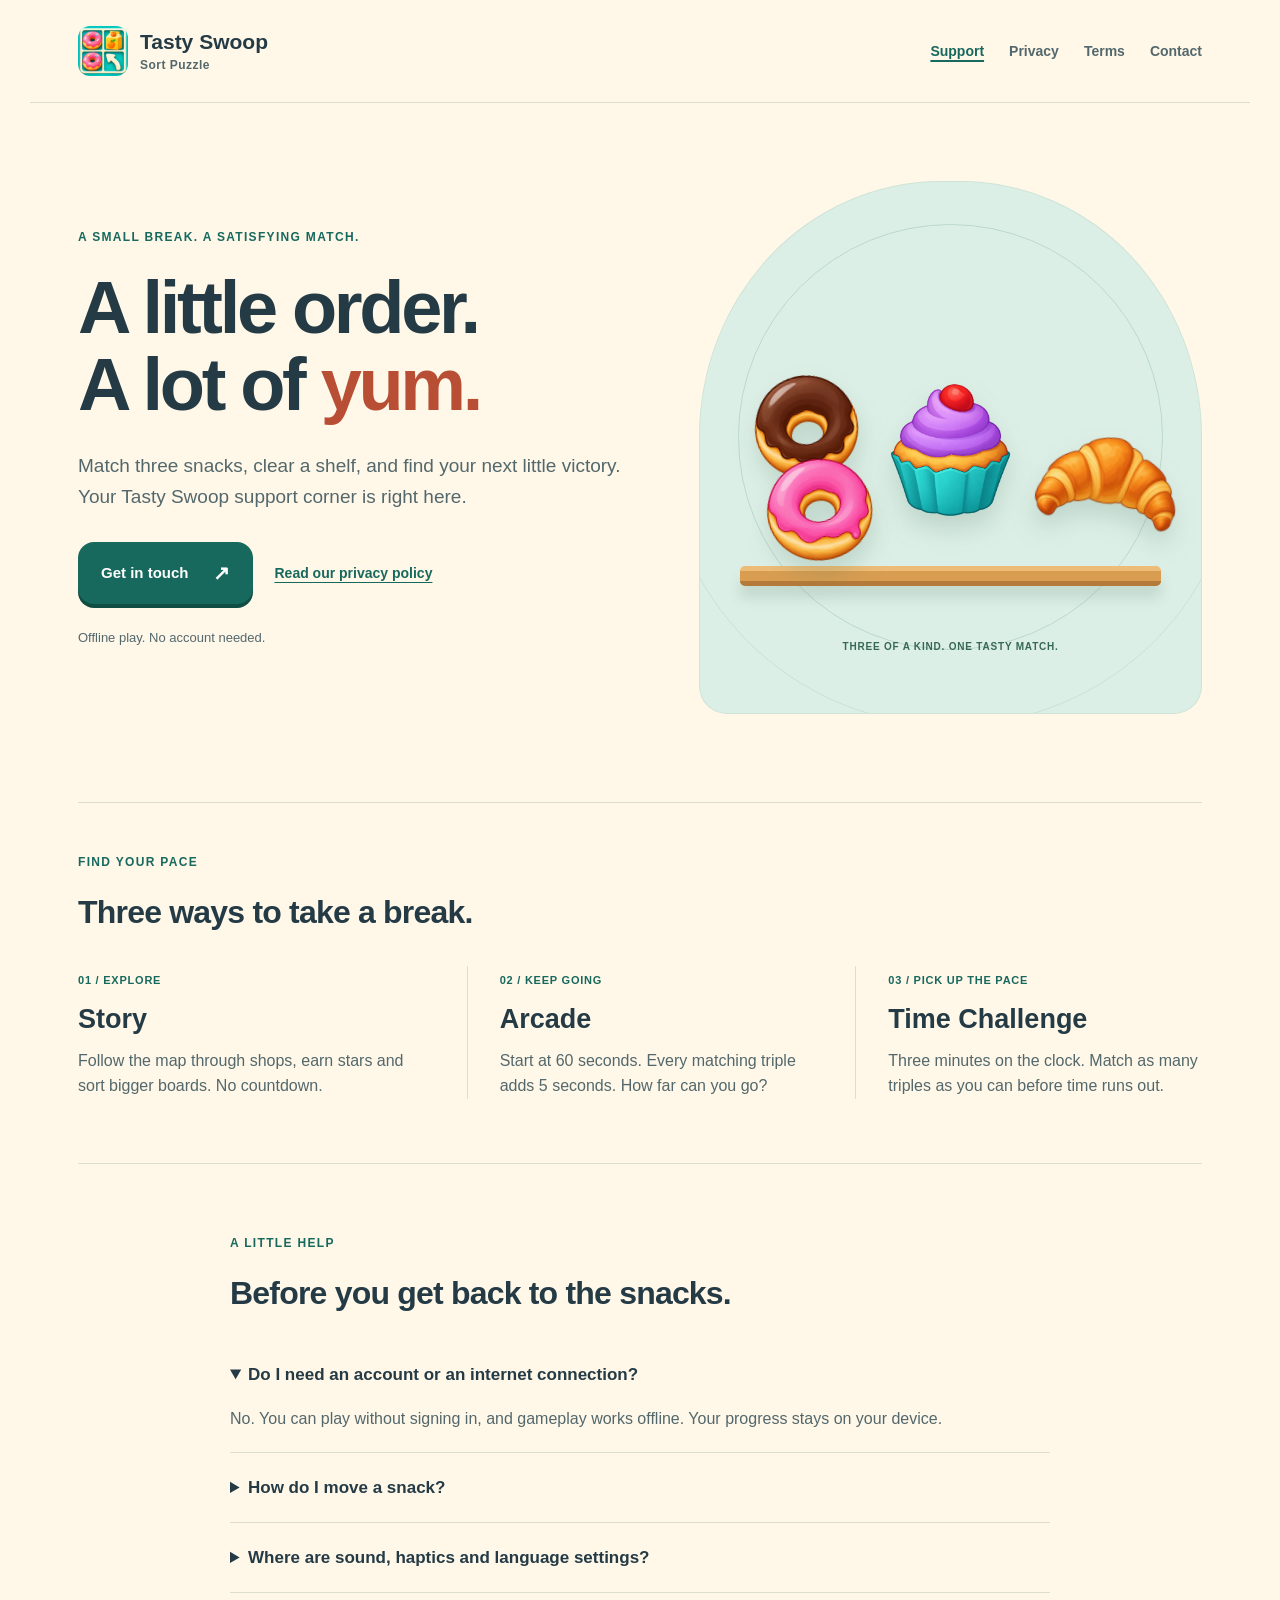
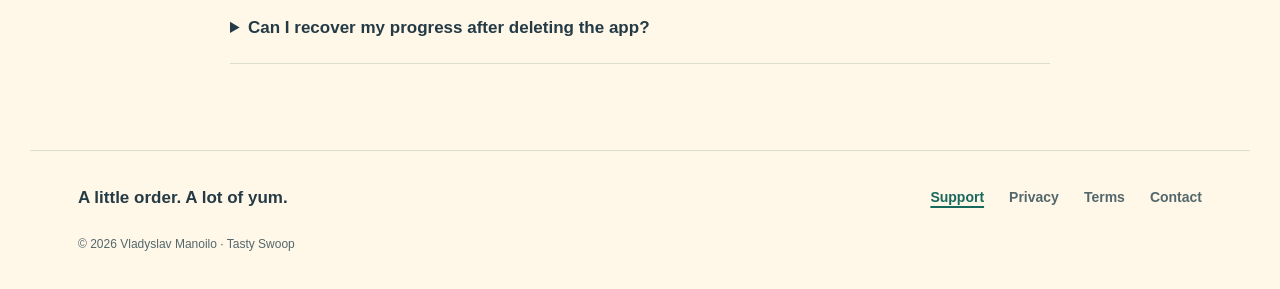
<file: index.html>
<!doctype html>
<html lang="en"><head><meta charset="utf-8"><meta name="viewport" content="width=device-width,initial-scale=1">
<title>Support · Tasty Swoop</title><meta name="description" content="Tasty Swoop support, privacy and terms. An offline food-sorting puzzle with no account required.">
<meta name="theme-color" content="#fff7e8"><link rel="icon" href="./assets/icon.png"><link rel="stylesheet" href="./assets/site.css"></head>
<body><a class="skip" href="#main">Skip to content</a><header class="site-header"><a class="brand" href="./"><img src="./assets/icon.png" width="50" height="50" alt=""><span>Tasty Swoop<small>Sort Puzzle</small></span></a><nav aria-label="Main navigation"><a href="./" aria-current="page">Support</a><a href="./privacy/">Privacy</a><a href="./terms/">Terms</a><a href="./contact/">Contact</a></nav></header>
<main id="main"><section class="hero"><div><p class="eyebrow">A small break. A satisfying match.</p><h1>A little order.<br>A lot of <em>yum.</em></h1><p class="lede">Match three snacks, clear a shelf, and find your next little victory. Your Tasty Swoop support corner is right here.</p><div class="hero-actions"><a class="button" href="contact/">Get in touch <span aria-hidden="true">↗</span></a><a class="text-link" href="privacy/">Read our privacy policy</a></div><p class="quiet">Offline play. No account needed.</p></div><div class="hero-art" aria-label="Tasty Swoop doughnuts, cupcake and croissant"><span class="orbit orbit-one"></span><span class="orbit orbit-two"></span><img class="snack snack-one" src="./assets/donut.png" alt="Chocolate and pink glazed doughnuts"><img class="snack snack-two" src="./assets/cupcake.png" alt="Colorful cupcake"><img class="snack snack-three" src="./assets/croissant.png" alt="Golden croissant"><span class="wood-shelf"></span><span class="art-label">THREE OF A KIND. ONE TASTY MATCH.</span></div></section>
<section class="modes" aria-labelledby="modes-heading"><div class="section-intro"><p class="eyebrow">Find your pace</p><h2 id="modes-heading">Three ways to take a break.</h2></div><div class="mode-grid"><article><span class="mode-number">01 / EXPLORE</span><h3>Story</h3><p>Follow the map through shops, earn stars and sort bigger boards. No countdown.</p></article><article><span class="mode-number">02 / KEEP GOING</span><h3>Arcade</h3><p>Start at 60 seconds. Every matching triple adds 5 seconds. How far can you go?</p></article><article><span class="mode-number">03 / PICK UP THE PACE</span><h3>Time Challenge</h3><p>Three minutes on the clock. Match as many triples as you can before time runs out.</p></article></div></section>
<section class="faq"><p class="eyebrow">A little help</p><h2>Before you get back to the snacks.</h2><details open><summary>Do I need an account or an internet connection?</summary><p>No. You can play without signing in, and gameplay works offline. Your progress stays on your device.</p></details><details><summary>How do I move a snack?</summary><p>Drag a front-row item to an empty front space. You can also tap an item and then tap an empty spot. Three identical snacks on one shelf clear; empty the whole front row to reveal the row behind it.</p></details><details><summary>Where are sound, haptics and language settings?</summary><p>Tap the gear on the main menu. During a game, use the pause/settings button. The app supports English and Ukrainian.</p></details><details><summary>Can I recover my progress after deleting the app?</summary><p>There is no account or developer cloud-save service. Progress is stored locally, so deleting the app can remove it. Apple device backups may retain data depending on your settings.</p></details></section></main><footer><a class="footer-brand" href="./">A little order. A lot of yum.</a><nav aria-label="Legal navigation"><a href="./" aria-current="page">Support</a><a href="./privacy/">Privacy</a><a href="./terms/">Terms</a><a href="./contact/">Contact</a></nav><p>© 2026 Vladyslav Manoilo · Tasty Swoop</p></footer></body></html>
</file>
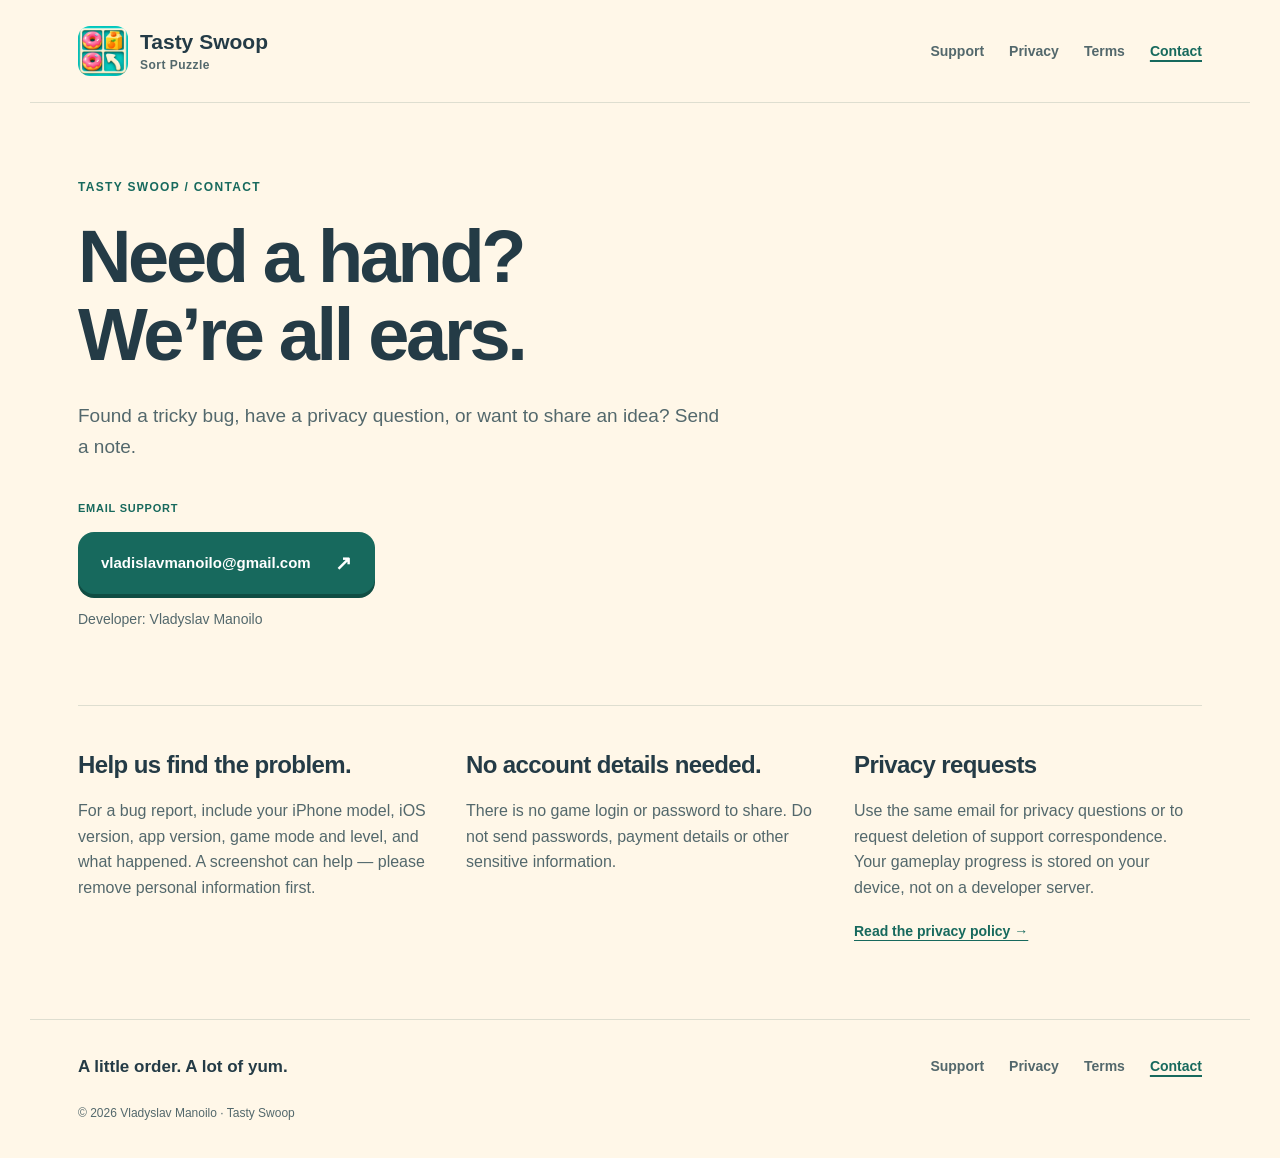
<file: contact/index.html>
<!doctype html>
<html lang="en"><head><meta charset="utf-8"><meta name="viewport" content="width=device-width,initial-scale=1">
<title>Contact · Tasty Swoop</title><meta name="description" content="Tasty Swoop support, privacy and terms. An offline food-sorting puzzle with no account required.">
<meta name="theme-color" content="#fff7e8"><link rel="icon" href="../assets/icon.png"><link rel="stylesheet" href="../assets/site.css"></head>
<body><a class="skip" href="#main">Skip to content</a><header class="site-header"><a class="brand" href="../"><img src="../assets/icon.png" width="50" height="50" alt=""><span>Tasty Swoop<small>Sort Puzzle</small></span></a><nav aria-label="Main navigation"><a href="../">Support</a><a href="../privacy/">Privacy</a><a href="../terms/">Terms</a><a href="../contact/" aria-current="page">Contact</a></nav></header>
<main id="main"><section class="contact-hero"><p class="eyebrow">Tasty Swoop / Contact</p><h1>Need a hand?<br>We’re all ears.</h1><p class="lede">Found a tricky bug, have a privacy question, or want to share an idea? Send a note.</p><div class="contact-address"><span class="mode-number">EMAIL SUPPORT</span><a class="button" href="mailto:vladislavmanoilo@gmail.com">vladislavmanoilo@gmail.com <span aria-hidden="true">↗</span></a><p>Developer: Vladyslav Manoilo</p></div></section><section class="contact-notes"><div><h2>Help us find the problem.</h2><p>For a bug report, include your iPhone model, iOS version, app version, game mode and level, and what happened. A screenshot can help — please remove personal information first.</p></div><div><h2>No account details needed.</h2><p>There is no game login or password to share. Do not send passwords, payment details or other sensitive information.</p></div><div><h2>Privacy requests</h2><p>Use the same email for privacy questions or to request deletion of support correspondence. Your gameplay progress is stored on your device, not on a developer server.</p><a class="text-link" href="../privacy/">Read the privacy policy →</a></div></section></main><footer><a class="footer-brand" href="../">A little order. A lot of yum.</a><nav aria-label="Legal navigation"><a href="../">Support</a><a href="../privacy/">Privacy</a><a href="../terms/">Terms</a><a href="../contact/" aria-current="page">Contact</a></nav><p>© 2026 Vladyslav Manoilo · Tasty Swoop</p></footer></body></html>
</file>
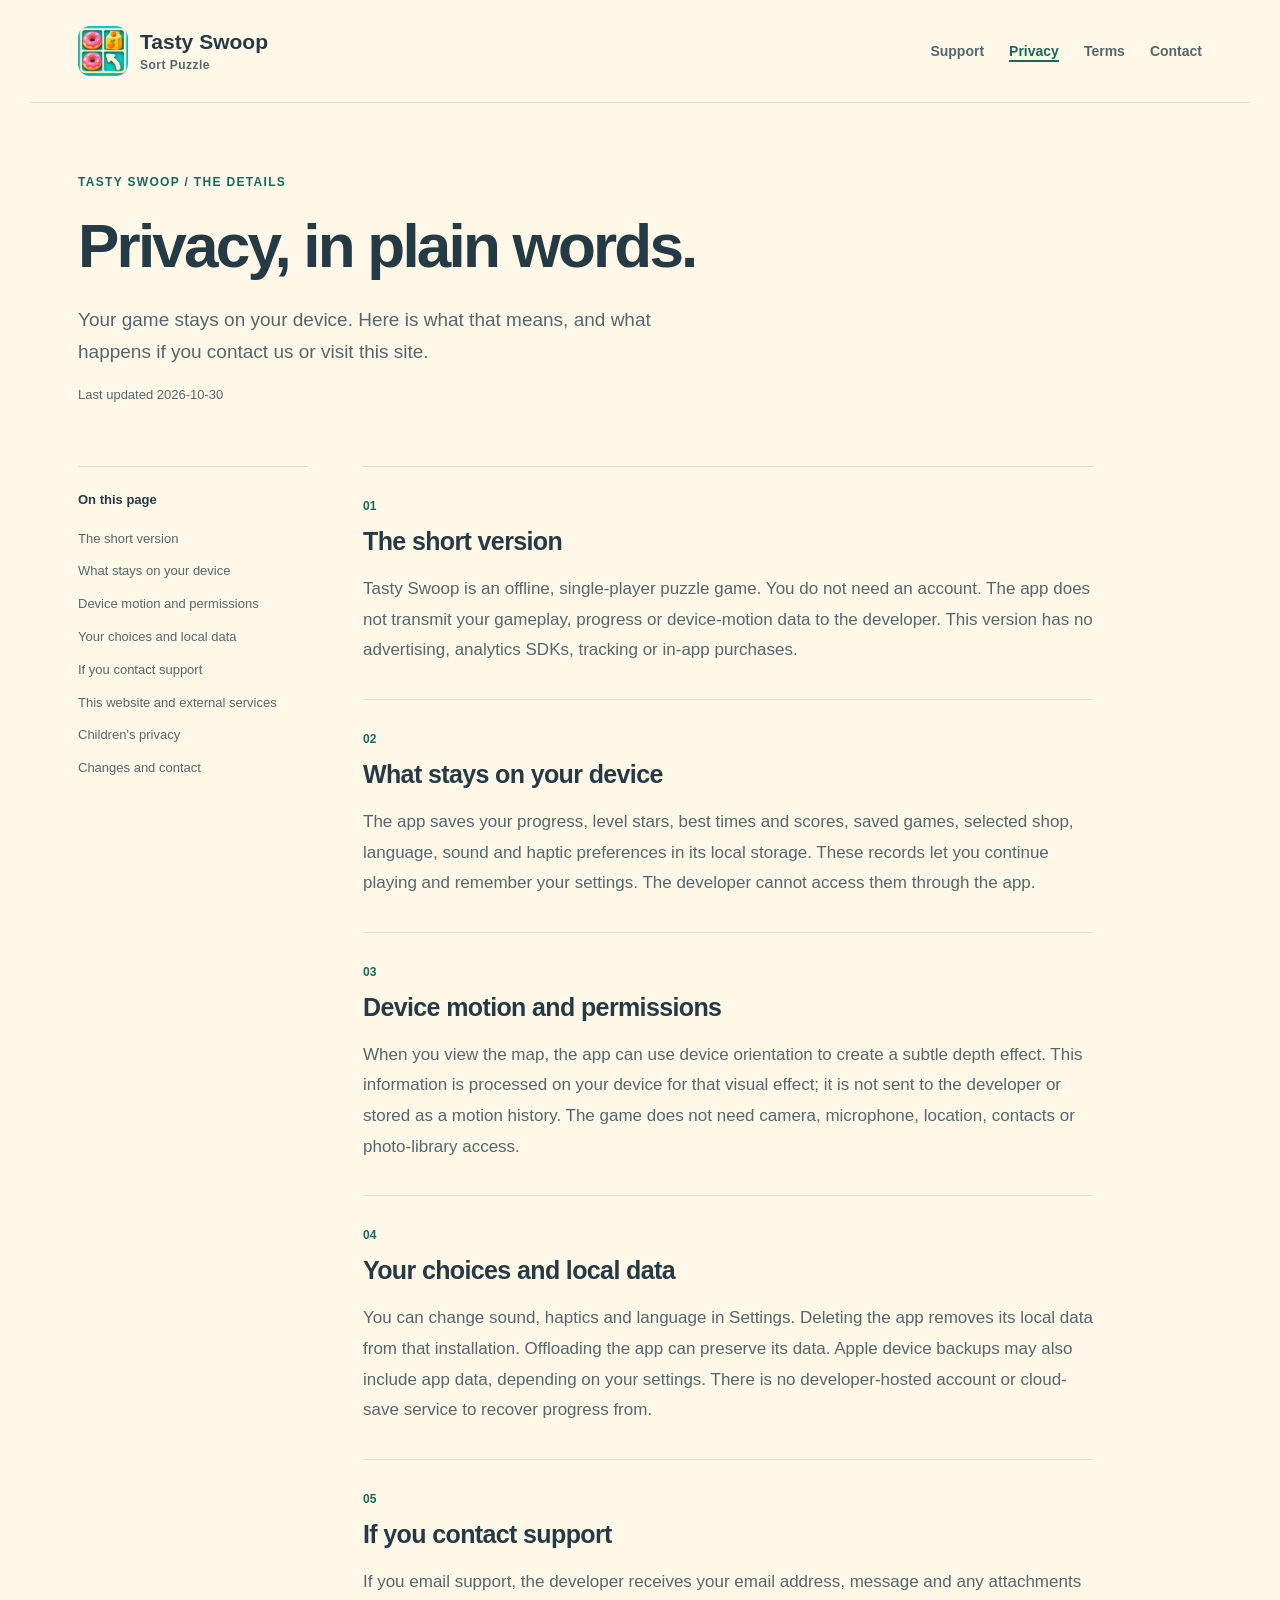
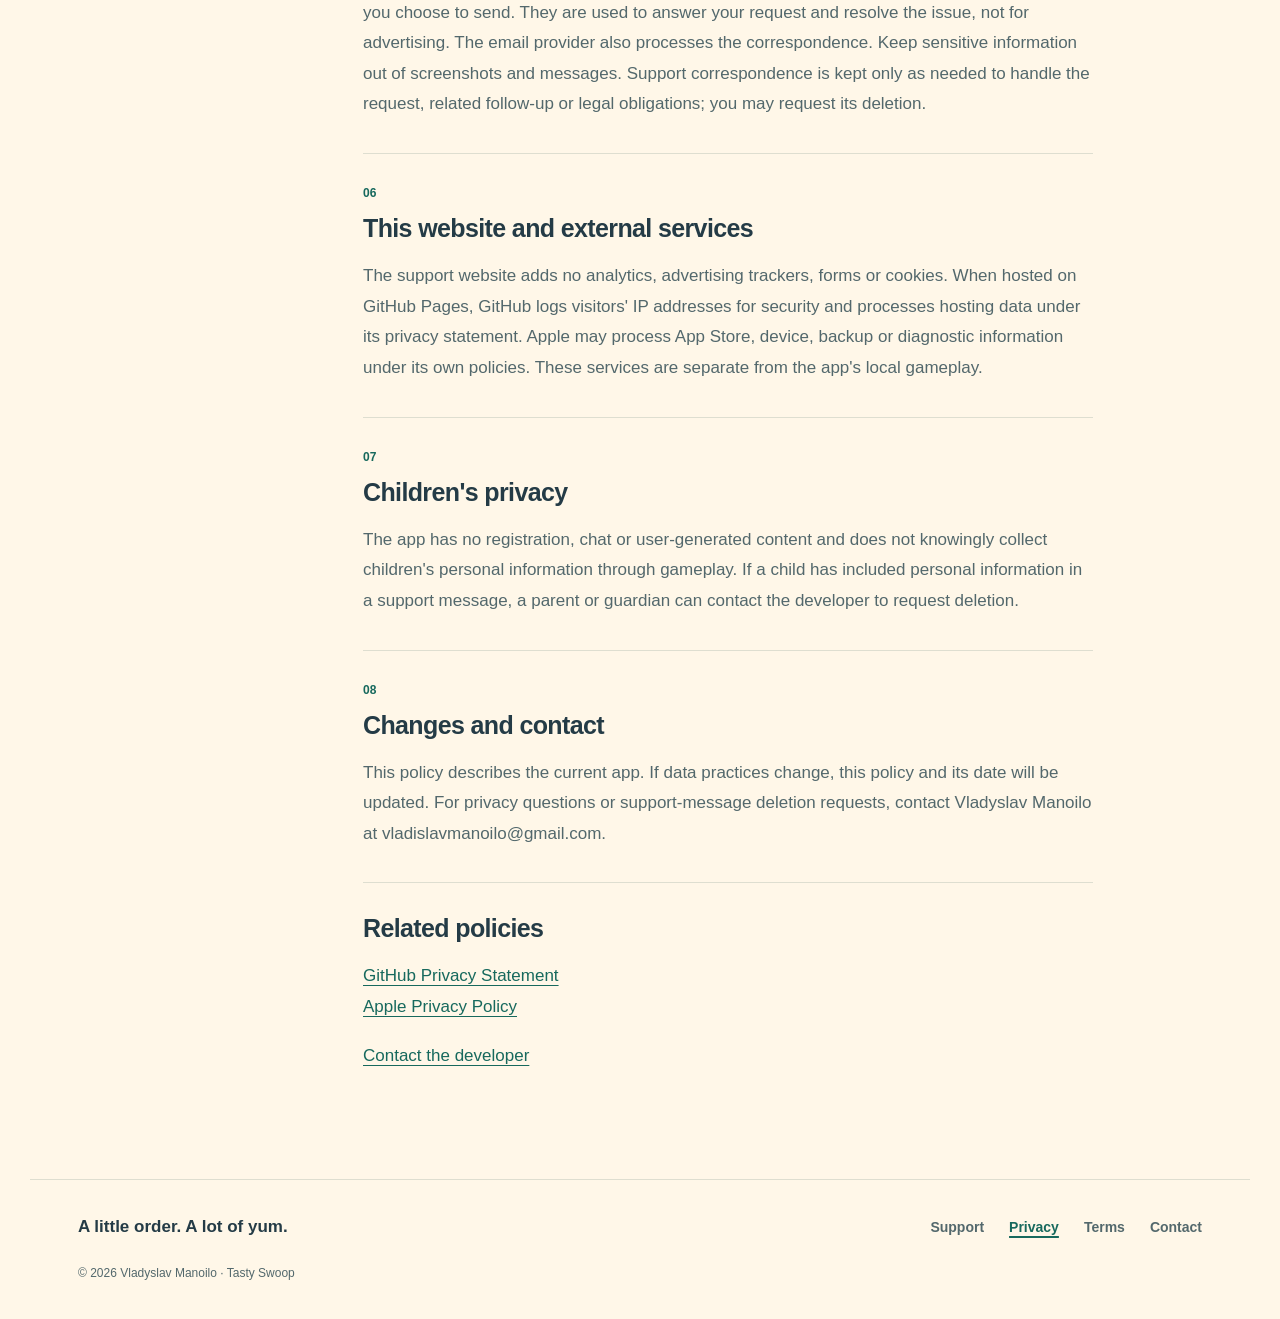
<file: privacy/index.html>
<!doctype html>
<html lang="en"><head><meta charset="utf-8"><meta name="viewport" content="width=device-width,initial-scale=1">
<title>Privacy Policy · Tasty Swoop</title><meta name="description" content="Tasty Swoop support, privacy and terms. An offline food-sorting puzzle with no account required.">
<meta name="theme-color" content="#fff7e8"><link rel="icon" href="../assets/icon.png"><link rel="stylesheet" href="../assets/site.css"></head>
<body><a class="skip" href="#main">Skip to content</a><header class="site-header"><a class="brand" href="../"><img src="../assets/icon.png" width="50" height="50" alt=""><span>Tasty Swoop<small>Sort Puzzle</small></span></a><nav aria-label="Main navigation"><a href="../">Support</a><a href="../privacy/" aria-current="page">Privacy</a><a href="../terms/">Terms</a><a href="../contact/">Contact</a></nav></header>
<main id="main"><div class="document-head"><p class="eyebrow">Tasty Swoop / The details</p><h1>Privacy, in plain words.</h1><p class="lede">Your game stays on your device. Here is what that means, and what happens if you contact us or visit this site.</p><p class="updated">Last updated 2026-10-30</p></div><div class="document-layout"><aside aria-label="On this page"><strong>On this page</strong><a href="#section-1">The short version</a><a href="#section-2">What stays on your device</a><a href="#section-3">Device motion and permissions</a><a href="#section-4">Your choices and local data</a><a href="#section-5">If you contact support</a><a href="#section-6">This website and external services</a><a href="#section-7">Children&#x27;s privacy</a><a href="#section-8">Changes and contact</a></aside><article class="prose"><section id="section-1"><span class="section-number">01</span><h2>The short version</h2><p>Tasty Swoop is an offline, single-player puzzle game. You do not need an account. The app does not transmit your gameplay, progress or device-motion data to the developer. This version has no advertising, analytics SDKs, tracking or in-app purchases.</p></section><section id="section-2"><span class="section-number">02</span><h2>What stays on your device</h2><p>The app saves your progress, level stars, best times and scores, saved games, selected shop, language, sound and haptic preferences in its local storage. These records let you continue playing and remember your settings. The developer cannot access them through the app.</p></section><section id="section-3"><span class="section-number">03</span><h2>Device motion and permissions</h2><p>When you view the map, the app can use device orientation to create a subtle depth effect. This information is processed on your device for that visual effect; it is not sent to the developer or stored as a motion history. The game does not need camera, microphone, location, contacts or photo-library access.</p></section><section id="section-4"><span class="section-number">04</span><h2>Your choices and local data</h2><p>You can change sound, haptics and language in Settings. Deleting the app removes its local data from that installation. Offloading the app can preserve its data. Apple device backups may also include app data, depending on your settings. There is no developer-hosted account or cloud-save service to recover progress from.</p></section><section id="section-5"><span class="section-number">05</span><h2>If you contact support</h2><p>If you email support, the developer receives your email address, message and any attachments you choose to send. They are used to answer your request and resolve the issue, not for advertising. The email provider also processes the correspondence. Keep sensitive information out of screenshots and messages. Support correspondence is kept only as needed to handle the request, related follow-up or legal obligations; you may request its deletion.</p></section><section id="section-6"><span class="section-number">06</span><h2>This website and external services</h2><p>The support website adds no analytics, advertising trackers, forms or cookies. When hosted on GitHub Pages, GitHub logs visitors&#x27; IP addresses for security and processes hosting data under its privacy statement. Apple may process App Store, device, backup or diagnostic information under its own policies. These services are separate from the app&#x27;s local gameplay.</p></section><section id="section-7"><span class="section-number">07</span><h2>Children&#x27;s privacy</h2><p>The app has no registration, chat or user-generated content and does not knowingly collect children&#x27;s personal information through gameplay. If a child has included personal information in a support message, a parent or guardian can contact the developer to request deletion.</p></section><section id="section-8"><span class="section-number">08</span><h2>Changes and contact</h2><p>This policy describes the current app. If data practices change, this policy and its date will be updated. For privacy questions or support-message deletion requests, contact Vladyslav Manoilo at vladislavmanoilo@gmail.com.</p></section><section><h2>Related policies</h2><p><a href="https://docs.github.com/en/site-policy/privacy-policies/github-general-privacy-statement">GitHub Privacy Statement</a><br><a href="https://www.apple.com/legal/privacy/">Apple Privacy Policy</a></p><p><a href="../contact/">Contact the developer</a></p></section></article></div></main><footer><a class="footer-brand" href="../">A little order. A lot of yum.</a><nav aria-label="Legal navigation"><a href="../">Support</a><a href="../privacy/" aria-current="page">Privacy</a><a href="../terms/">Terms</a><a href="../contact/">Contact</a></nav><p>© 2026 Vladyslav Manoilo · Tasty Swoop</p></footer></body></html>
</file>
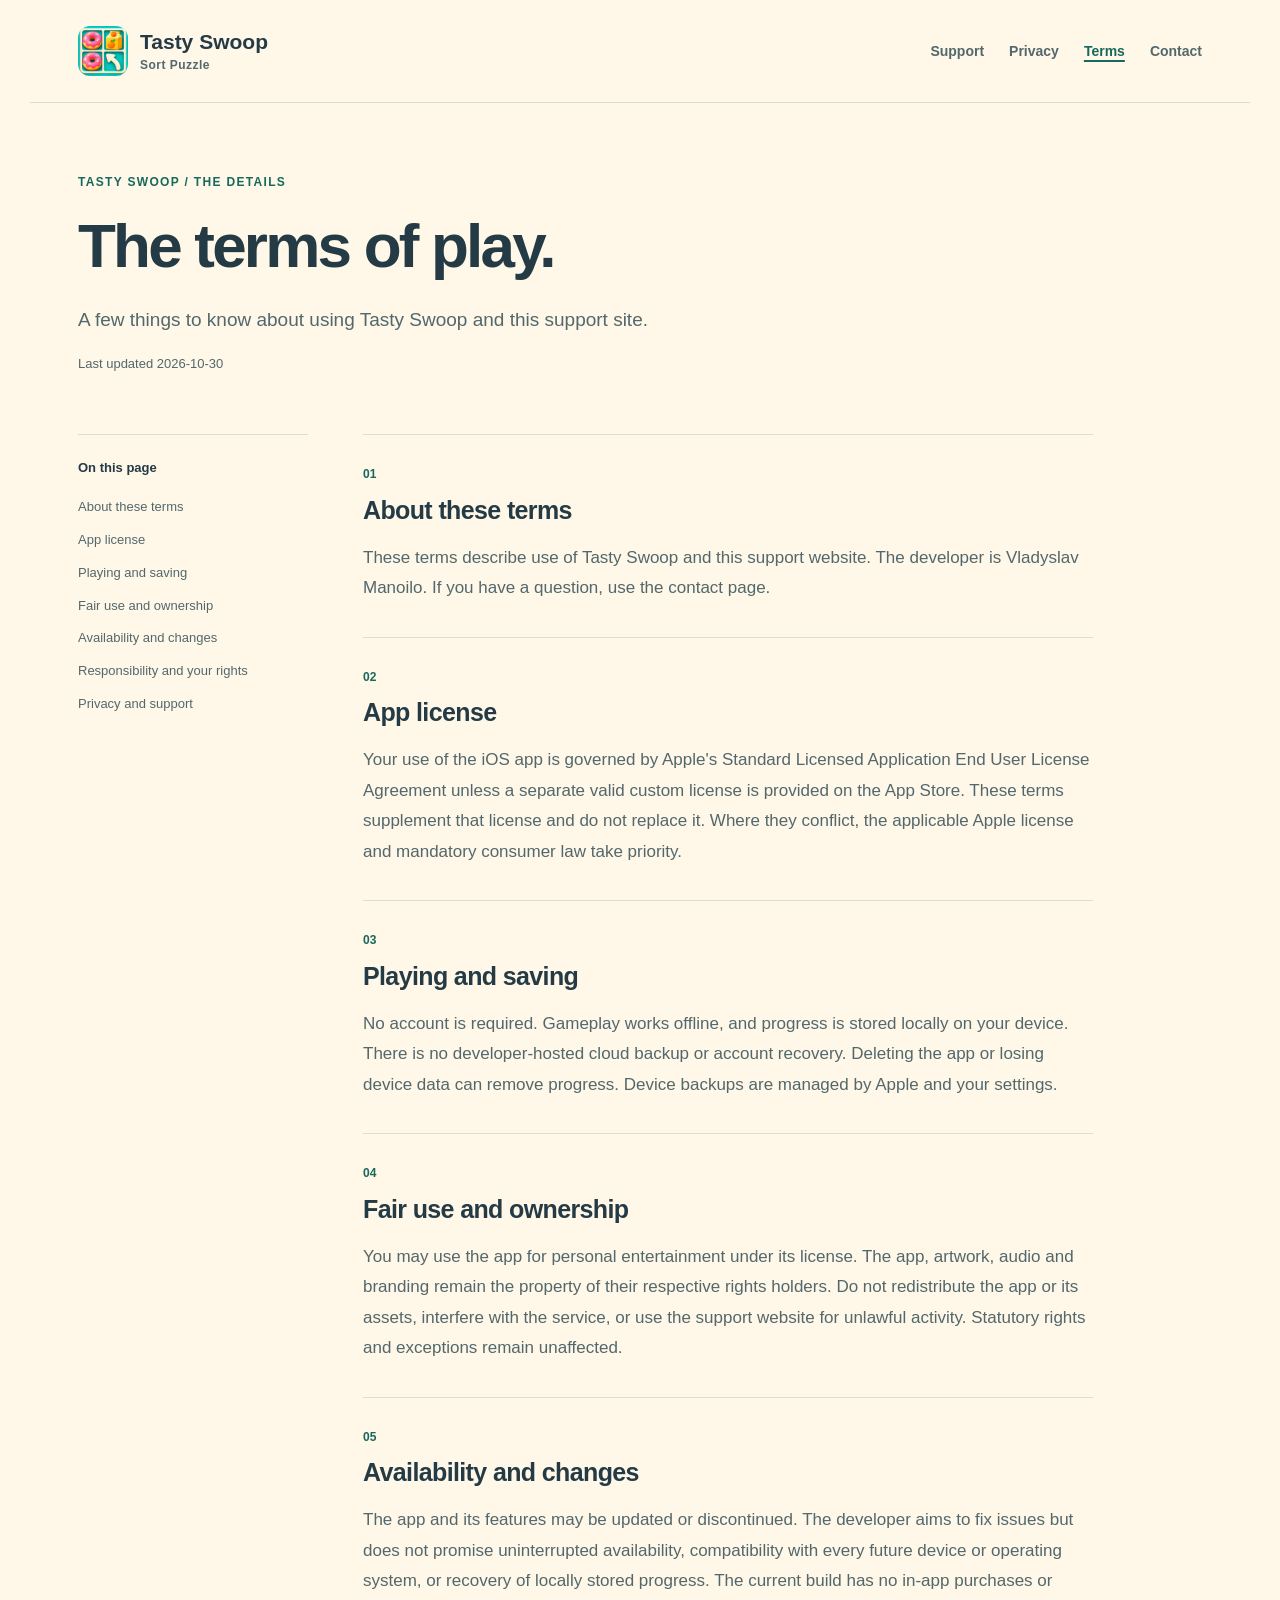
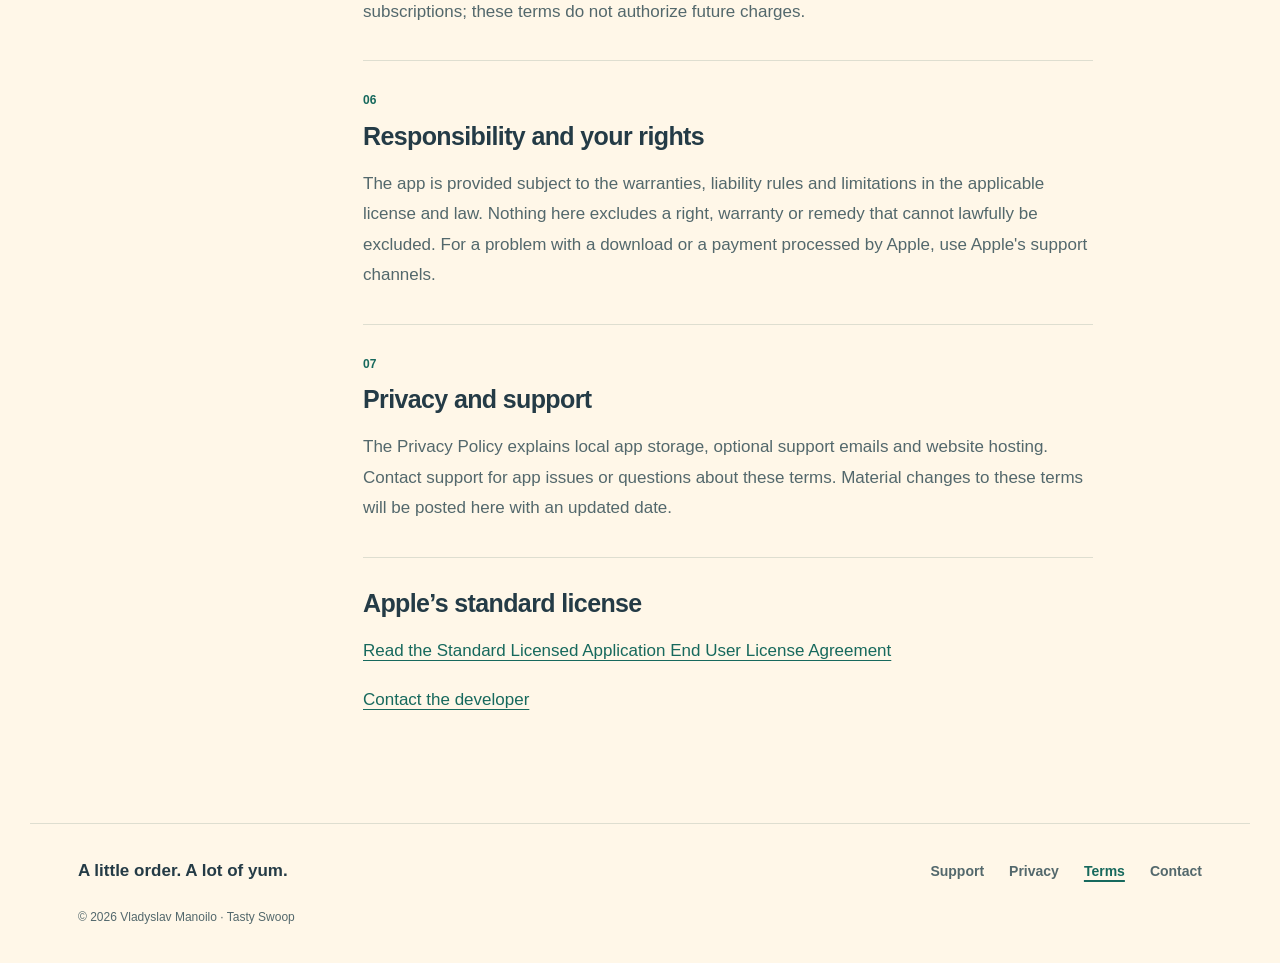
<file: terms/index.html>
<!doctype html>
<html lang="en"><head><meta charset="utf-8"><meta name="viewport" content="width=device-width,initial-scale=1">
<title>Terms of Use · Tasty Swoop</title><meta name="description" content="Tasty Swoop support, privacy and terms. An offline food-sorting puzzle with no account required.">
<meta name="theme-color" content="#fff7e8"><link rel="icon" href="../assets/icon.png"><link rel="stylesheet" href="../assets/site.css"></head>
<body><a class="skip" href="#main">Skip to content</a><header class="site-header"><a class="brand" href="../"><img src="../assets/icon.png" width="50" height="50" alt=""><span>Tasty Swoop<small>Sort Puzzle</small></span></a><nav aria-label="Main navigation"><a href="../">Support</a><a href="../privacy/">Privacy</a><a href="../terms/" aria-current="page">Terms</a><a href="../contact/">Contact</a></nav></header>
<main id="main"><div class="document-head"><p class="eyebrow">Tasty Swoop / The details</p><h1>The terms of play.</h1><p class="lede">A few things to know about using Tasty Swoop and this support site.</p><p class="updated">Last updated 2026-10-30</p></div><div class="document-layout"><aside aria-label="On this page"><strong>On this page</strong><a href="#section-1">About these terms</a><a href="#section-2">App license</a><a href="#section-3">Playing and saving</a><a href="#section-4">Fair use and ownership</a><a href="#section-5">Availability and changes</a><a href="#section-6">Responsibility and your rights</a><a href="#section-7">Privacy and support</a></aside><article class="prose"><section id="section-1"><span class="section-number">01</span><h2>About these terms</h2><p>These terms describe use of Tasty Swoop and this support website. The developer is Vladyslav Manoilo. If you have a question, use the contact page.</p></section><section id="section-2"><span class="section-number">02</span><h2>App license</h2><p>Your use of the iOS app is governed by Apple&#x27;s Standard Licensed Application End User License Agreement unless a separate valid custom license is provided on the App Store. These terms supplement that license and do not replace it. Where they conflict, the applicable Apple license and mandatory consumer law take priority.</p></section><section id="section-3"><span class="section-number">03</span><h2>Playing and saving</h2><p>No account is required. Gameplay works offline, and progress is stored locally on your device. There is no developer-hosted cloud backup or account recovery. Deleting the app or losing device data can remove progress. Device backups are managed by Apple and your settings.</p></section><section id="section-4"><span class="section-number">04</span><h2>Fair use and ownership</h2><p>You may use the app for personal entertainment under its license. The app, artwork, audio and branding remain the property of their respective rights holders. Do not redistribute the app or its assets, interfere with the service, or use the support website for unlawful activity. Statutory rights and exceptions remain unaffected.</p></section><section id="section-5"><span class="section-number">05</span><h2>Availability and changes</h2><p>The app and its features may be updated or discontinued. The developer aims to fix issues but does not promise uninterrupted availability, compatibility with every future device or operating system, or recovery of locally stored progress. The current build has no in-app purchases or subscriptions; these terms do not authorize future charges.</p></section><section id="section-6"><span class="section-number">06</span><h2>Responsibility and your rights</h2><p>The app is provided subject to the warranties, liability rules and limitations in the applicable license and law. Nothing here excludes a right, warranty or remedy that cannot lawfully be excluded. For a problem with a download or a payment processed by Apple, use Apple&#x27;s support channels.</p></section><section id="section-7"><span class="section-number">07</span><h2>Privacy and support</h2><p>The Privacy Policy explains local app storage, optional support emails and website hosting. Contact support for app issues or questions about these terms. Material changes to these terms will be posted here with an updated date.</p></section><section><h2>Apple’s standard license</h2><p><a href="https://www.apple.com/legal/internet-services/itunes/dev/stdeula/">Read the Standard Licensed Application End User License Agreement</a></p><p><a href="../contact/">Contact the developer</a></p></section></article></div></main><footer><a class="footer-brand" href="../">A little order. A lot of yum.</a><nav aria-label="Legal navigation"><a href="../">Support</a><a href="../privacy/">Privacy</a><a href="../terms/" aria-current="page">Terms</a><a href="../contact/">Contact</a></nav><p>© 2026 Vladyslav Manoilo · Tasty Swoop</p></footer></body></html>
</file>
<file: assets/site.css>
:root{color-scheme:light;--cream:#fff7e8;--navy:#243b46;--muted:#53686c;--teal:#17695d;--line:#deded0;--pink:#f3b5bd;--mint:#dcefe6}
*{box-sizing:border-box}html{scroll-behavior:smooth;scroll-padding-top:35px}body{margin:0;background:var(--cream);color:var(--navy);font-family:ui-rounded,"SF Pro Rounded",-apple-system,BlinkMacSystemFont,"Segoe UI",sans-serif;line-height:1.6;-webkit-font-smoothing:antialiased}a{color:var(--teal);text-underline-offset:4px}a:hover{color:#113f38}button,a,summary{-webkit-tap-highlight-color:transparent}:focus-visible{outline:3px solid #bb522c;outline-offset:5px}img{display:block;max-width:100%}.skip{position:absolute;left:20px;top:-100px;padding:12px 20px;background:white;z-index:3}.skip:focus{top:15px}.draft{background:#ffe19a;color:#593b13;text-align:center;padding:9px 20px;font-size:13px;font-weight:600}.site-header,main,footer{max-width:1220px;margin:auto;padding-left:48px;padding-right:48px}.site-header{display:flex;align-items:center;justify-content:space-between;gap:24px;padding-top:26px;padding-bottom:26px;border-bottom:1px solid var(--line)}.brand{display:flex;align-items:center;gap:12px;color:var(--navy);text-decoration:none;font-weight:850;line-height:1.25;font-size:21px;white-space:nowrap}.brand img{border-radius:12px}.brand small{display:block;font-size:12px;font-weight:600;color:var(--muted);margin-top:3px;letter-spacing:.04em}nav{display:flex;gap:25px;align-items:center}nav a{color:var(--muted);text-decoration:none;font-size:14px;font-weight:700}nav a:hover,nav a[aria-current=page]{color:var(--teal);text-decoration:underline;text-decoration-thickness:2px}.hero{display:grid;grid-template-columns:1.12fr 1fr;gap:58px;align-items:center;min-height:640px;padding:78px 0 88px}.eyebrow{font-size:12px;letter-spacing:.11em;text-transform:uppercase;font-weight:800;color:var(--teal);margin:0 0 21px}h1{font-size:clamp(44px,5.8vw,74px);line-height:1.05;letter-spacing:-.045em;font-weight:900;margin:0 0 26px}h1 em{font-style:normal;color:#b84f35}h2{font-size:32px;line-height:1.2;letter-spacing:-.025em;margin:0 0 18px;font-weight:850}h3{font-size:27px;line-height:1.2;margin:12px 0}p{margin:0 0 18px}.lede{font-size:19px;line-height:1.65;color:var(--muted);max-width:650px}.hero-actions{display:flex;align-items:center;gap:22px;flex-wrap:wrap;margin-top:29px}.button{display:inline-flex;align-items:center;gap:24px;padding:15px 23px;border-radius:16px;background:var(--teal);box-shadow:0 4px 0 #104d43;color:white;text-decoration:none;font-weight:800;font-size:15px;overflow-wrap:anywhere}.button:hover{background:#12584e;color:white;transform:translateY(-1px)}.button span{font-size:20px}.text-link{font-weight:700;font-size:14px}.quiet{font-size:13px;margin-top:24px;color:var(--muted)}.hero-art{position:relative;aspect-ratio:1/1.06;background:var(--mint);border:1px solid #cee4d7;border-radius:48% 48% 28px 28px;isolation:isolate;overflow:hidden}.orbit{position:absolute;border:1px solid #bbd9ca;border-radius:50%;width:85%;aspect-ratio:1;left:7.5%;top:8%}.orbit-two{width:115%;left:-7.5%;top:-6%;opacity:.6}.snack{position:absolute;object-fit:contain;filter:drop-shadow(0 14px 12px #41635030);z-index:1}.snack-one{width:25%;height:43%;left:10%;bottom:25%;transform:rotate(-9deg)}.snack-two{width:38%;height:50%;left:31%;bottom:25%}.snack-three{width:31%;height:38%;left:66%;bottom:25%;transform:rotate(8deg)}.wood-shelf{height:20px;background:#d89d51;border-top:5px solid #edbc77;border-bottom:5px solid #b57a39;border-radius:5px;position:absolute;bottom:24%;left:8%;right:8%;box-shadow:0 12px 13px #32544024}.art-label{position:absolute;bottom:11%;text-align:center;width:100%;font-size:10px;letter-spacing:.08em;font-weight:850;color:#376856}.modes{padding:50px 0 64px;border-top:1px solid var(--line);border-bottom:1px solid var(--line)}.section-intro{max-width:600px;margin-bottom:34px}.mode-grid{display:grid;grid-template-columns:repeat(3,1fr);gap:42px}.mode-grid article+article{border-left:1px solid var(--line);padding-left:32px}.mode-number{font-size:11px;letter-spacing:.07em;font-weight:800;color:var(--teal)}.mode-grid p{font-size:16px;color:var(--muted);margin-bottom:0}.faq{padding:70px 0 86px;max-width:820px;margin:auto}.faq h2{margin-bottom:28px}details{border-bottom:1px solid var(--line);padding:21px 0}summary{font-weight:750;font-size:17px;cursor:pointer}details p{padding-top:17px;color:var(--muted);margin-bottom:0}footer{border-top:1px solid var(--line);padding-top:33px;padding-bottom:35px;display:flex;flex-wrap:wrap;align-items:center;justify-content:space-between;gap:24px}.footer-brand{font-weight:850;color:var(--navy);text-decoration:none;font-size:17px}footer p{width:100%;font-size:12px;color:var(--muted);margin:0}.document-head{padding:70px 0 42px;max-width:840px}.document-head h1{font-size:clamp(38px,5vw,62px)}.updated{font-size:13px;color:var(--muted)}.document-layout{display:grid;grid-template-columns:230px minmax(0,1fr);gap:55px;padding-bottom:75px}.document-layout aside{align-self:start;position:sticky;top:28px;font-size:13px;padding:23px 0;border-top:1px solid var(--line)}aside strong{display:block;margin-bottom:12px}aside a{display:block;text-decoration:none;color:var(--muted);padding:6px 0}.prose{max-width:730px}.prose section{border-top:1px solid var(--line);padding:30px 0 15px}.section-number{font-size:12px;color:var(--teal);font-weight:750;display:block;margin-bottom:10px}.prose h2{font-size:25px}.prose p{font-size:17px;color:var(--muted);line-height:1.8;overflow-wrap:anywhere}.contact-hero{padding:75px 0 57px;max-width:780px}.contact-address{padding-top:20px;display:flex;align-items:flex-start;flex-direction:column;gap:14px}.contact-address p{font-size:14px;color:var(--muted)}.contact-pending{background:#ffe19a;border-radius:10px;padding:14px 18px;font-weight:800;overflow-wrap:anywhere}.contact-notes{display:grid;grid-template-columns:repeat(3,1fr);gap:40px;border-top:1px solid var(--line);padding:45px 0 75px}.contact-notes h2{font-size:24px}.contact-notes p{font-size:16px;color:var(--muted)}
@media(max-width:850px){.site-header,main,footer{padding-left:28px;padding-right:28px}.hero{gap:28px;min-height:570px;padding:60px 0}.hero-art{border-radius:45% 45% 24px 24px}.hero-actions{gap:20px}.mode-grid{gap:24px}.mode-grid article+article{padding-left:24px}.document-layout{grid-template-columns:180px minmax(0,1fr);gap:30px}.contact-notes{gap:25px}.art-label{font-size:8px}}
@media(max-width:600px){.site-header,main,footer{padding-left:22px;padding-right:22px}.site-header{flex-direction:column;align-items:flex-start;gap:22px;padding-top:22px;padding-bottom:19px}.site-header nav{justify-content:space-between;width:100%;gap:15px}.brand{font-size:20px}.hero{grid-template-columns:1fr;padding:45px 0;gap:35px}.hero h1{font-size:56px}.lede{font-size:18px}.hero-art{max-width:410px;width:100%;margin:auto;aspect-ratio:1.2}.art-label{font-size:9px}.hero-actions{gap:22px}.button{font-size:15px}.modes{padding:38px 0}.mode-grid,.contact-notes{grid-template-columns:1fr;gap:27px}.mode-grid article+article{padding-left:0;padding-top:25px;border-left:0;border-top:1px solid var(--line)}h2{font-size:29px}.faq{padding:45px 0 55px}summary{font-size:16px}.document-head{padding:45px 0 25px}.document-layout{grid-template-columns:1fr;gap:18px;padding-bottom:45px}.document-layout aside{position:static;padding:18px 0}.document-layout aside a{display:inline-block;margin-right:15px;padding:5px 0}.prose section{padding-top:25px}.prose h2{font-size:24px}.prose p{font-size:16px}.contact-hero{padding:45px 0 30px}.contact-hero h1{font-size:48px}.contact-notes{padding:35px 0 50px}footer nav{gap:20px}.draft{font-size:12px;padding:8px 18px}}
@media(prefers-reduced-motion:reduce){html{scroll-behavior:auto}.button:hover{transform:none}}
</file>
